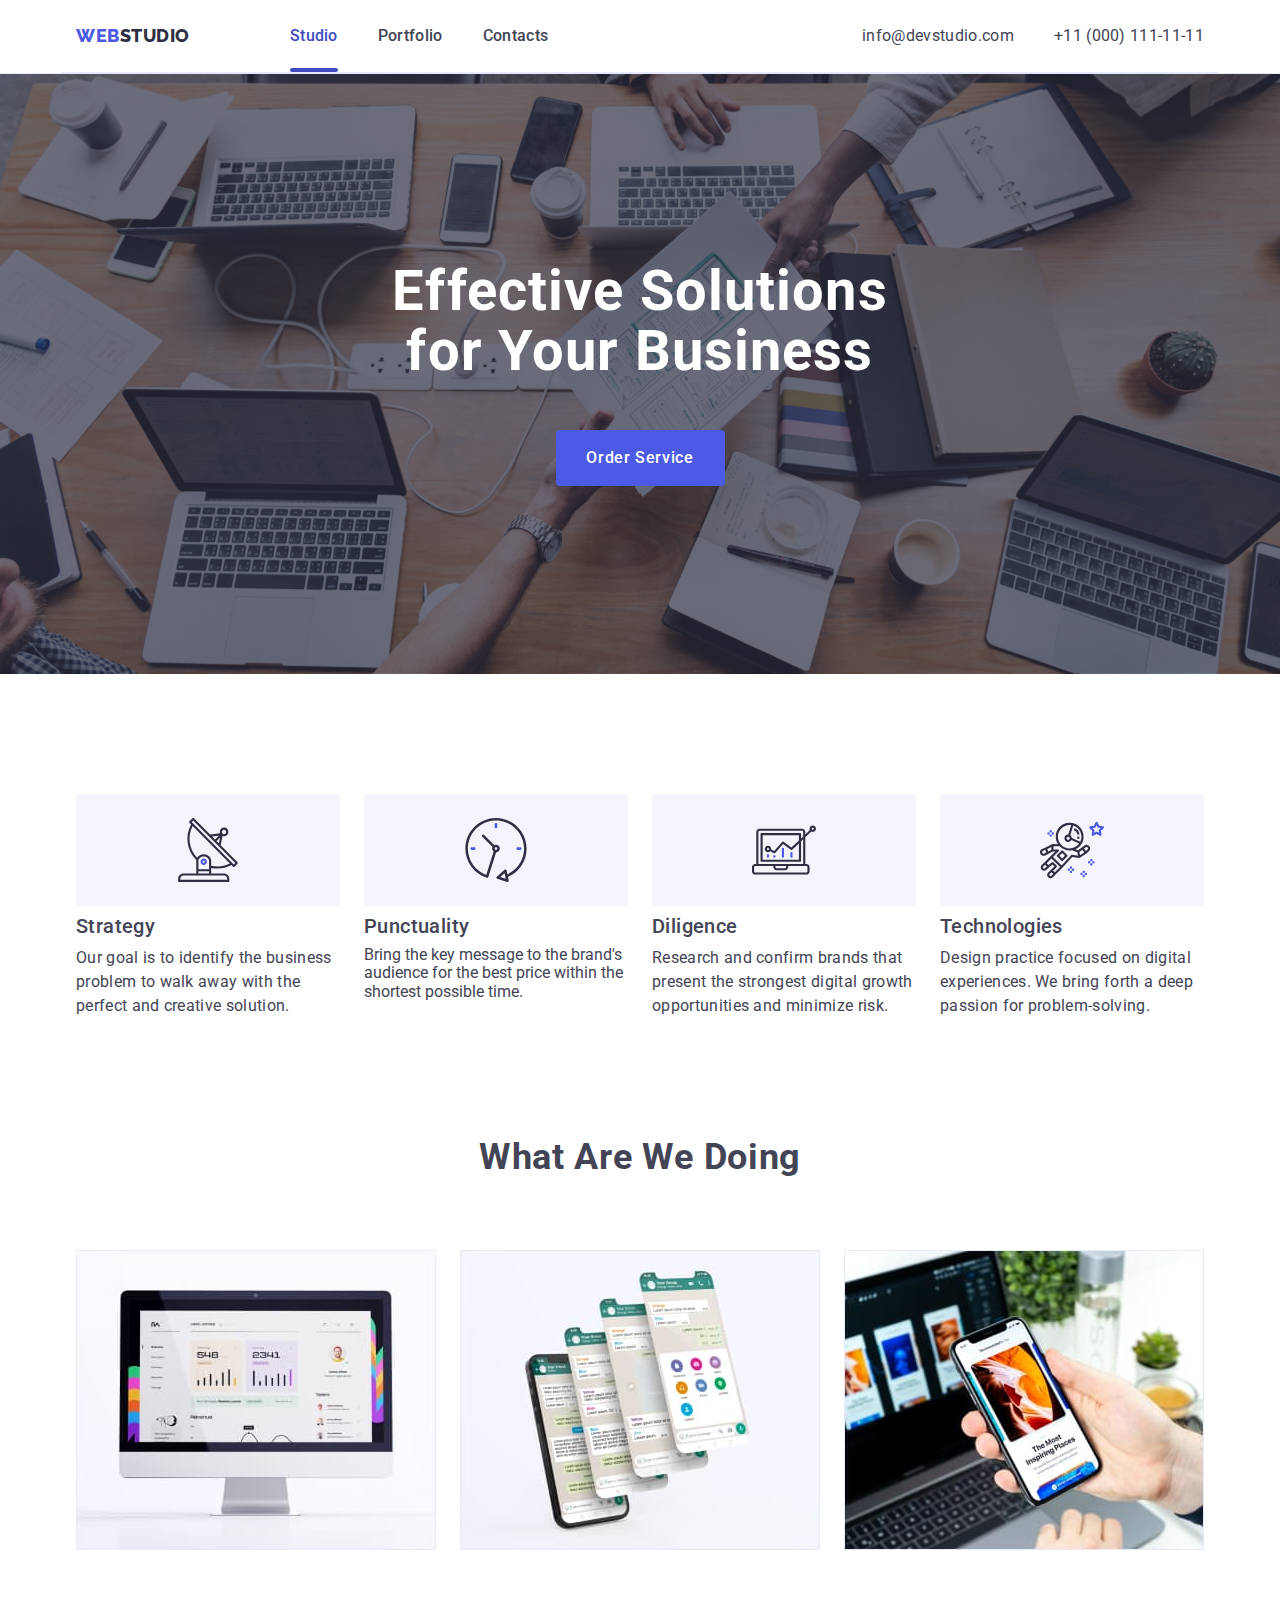
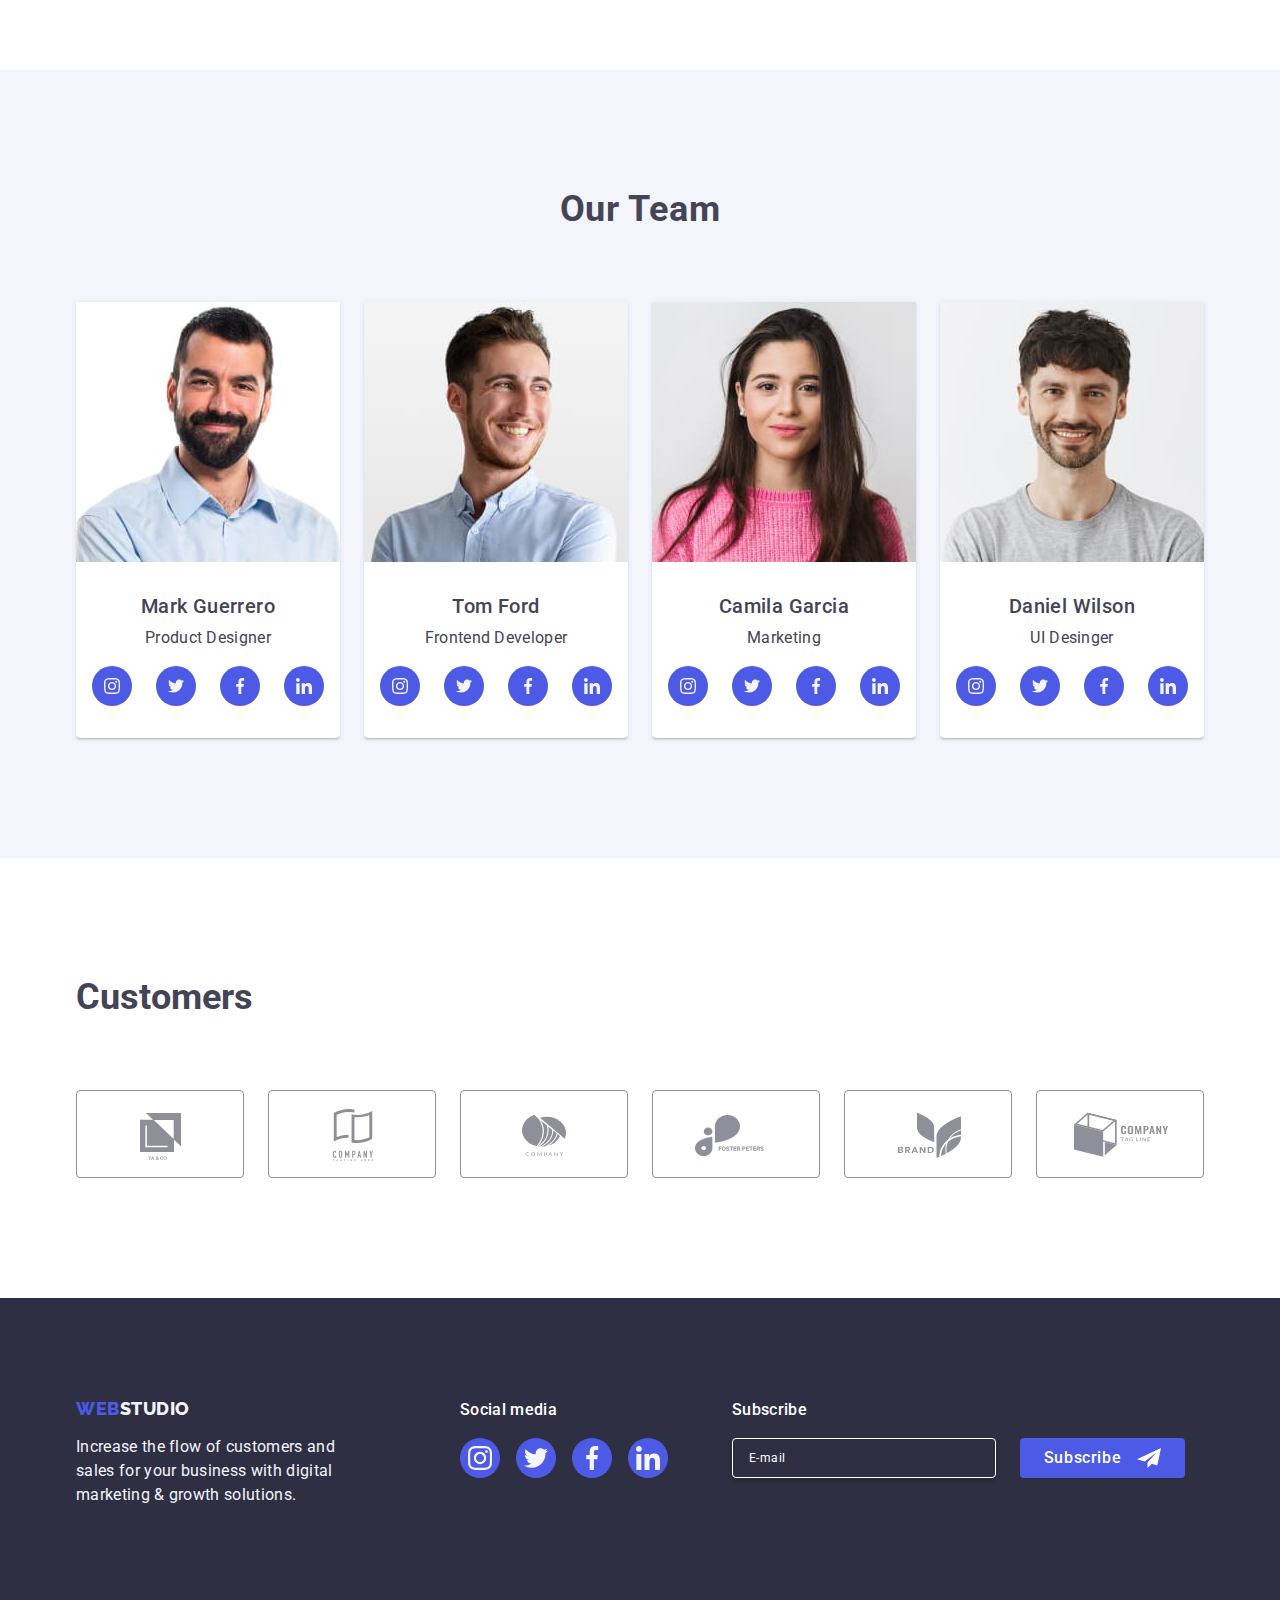
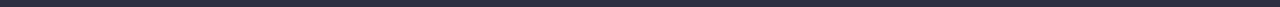
<file: index.html>
<!DOCTYPE html>
<html lang="en">
  <head>
    <meta charset="UTF-8" />
    <meta name="viewport" content="width=device-width, initial-scale=1.0" />
    <title>goit-homework-05</title>
    <link rel="preconnect" href="https://fonts.googleapis.com" />
    <link rel="preconnect" href="https://fonts.gstatic.com" crossorigin="" />
    <link
      href="https://fonts.googleapis.com/css2?family=Raleway:wght@800&amp;family=Roboto:wght@400;500;700;900&amp;display=swap"
      rel="stylesheet"
    />
    <link
      rel="stylesheet"
      href="https://cdnjs.cloudflare.com/ajax/libs/modern-normalize/2.0.0/modern-normalize.min.css"
    />
    <link rel="stylesheet" href="./css/styles.css" />
  </head>
  <body>
    <!-- Header -->
    <header class="header-class">
      <div class="header-container container">
        <nav class="navliststyle-header">
          <a class="logo-style link" href="./index.html"
            >Web<span class="inside-logo">Studio</span></a
          >
          <ul class="portfolio-hdr-menu">
            <li>
              <a class="header-link link active" href="./index.html">Studio</a>
            </li>
            <li>
              <a class="header-link link" href="./portfolio.html">Portfolio</a>
            </li>
            <li>
              <a class="header-link link" href="">Contacts</a>
            </li>
          </ul>
        </nav>
        <address class="address-style">
          <ul class="address-list">
            <li>
              <a class="contacts-style link" href="mailto:info@devstudio.com"
                >info@devstudio.com</a
              >
            </li>
            <li>
              <a class="contacts-style link" href="tel:+110001111111"
                >+11 (000) 111-11-11</a
              >
            </li>
          </ul>
        </address>
      </div>
    </header>

    <!-- Main -->
    <main>
      <!-- Section 1 -->
      <section class="section-one">
        <div class="container">
          <h1 class="section-one-header">
            Effective Solutions for Your Business
          </h1>
          <button class="first-section-button" type="button" data-modal-open>
            Order Service
          </button>
        </div>
      </section>

      <!-- Section 2 -->
      <section class="section-two">
        <div class="container">
          <h2 class="visually-hidden">Feature</h2>

          <ul class="list">
            <li class="section-two-list">
              <div class="sectiondiv">
                <svg class="svgicon" width="64" height="64">
                  <use href="./images/icons.svg#satellite"></use>
                </svg>
              </div>
              <h3 class="section-two-header">Strategy</h3>
              <p class="section-two-paragraph">
                Our goal is to identify the business problem to walk away with
                the perfect and creative solution.
              </p>
            </li>
            <li class="section-two-list">
              <div class="sectiondiv">
                <svg width="64" height="64">
                  <use href="./images/icons.svg#clock" />
                </svg>
              </div>
              <h3 class="section-two-header">Punctuality</h3>
              <p class="section-two-paragraph"></p>
              Bring the key message to the brand's audience for the best price
              within the shortest possible time.
            </li>
            <li class="section-two-list">
              <div class="sectiondiv">
                <svg class="svgicon" width="64" height="64">
                  <use href="./images/icons.svg#diagram"></use>
                </svg>
              </div>
              <h3 class="section-two-header">Diligence</h3>
              <p class="section-two-paragraph">
                Research and confirm brands that present the strongest digital
                growth opportunities and minimize risk.
              </p>
            </li>
            <li class="section-two-list">
              <div class="sectiondiv">
                <svg class="svgicon" width="64" height="64">
                  <use href="./images/icons.svg#astronaut"></use>
                </svg>
              </div>
              <h3 class="section-two-header">Technologies</h3>
              <p class="section-two-paragraph">
                Design practice focused on digital experiences. We bring forth a
                deep passion for problem-solving.
              </p>
            </li>
          </ul>
        </div>
      </section>

      <!-- Section 3 What Are We Doing-->
      <section class="section-three">
        <div class="container">
          <h2 class="section-three-header">What are we doing</h2>
          <ul class="list">
            <li class="section-list">
              <img
                src="./images/what-we-do-001.jpg"
                alt="Desktop"
                width="360"
              />
            </li>
            <li class="section-list">
              <img src="./images/what-we-do-002.jpg" alt="phones" width="360" />
            </li>
            <li class="section-list">
              <img
                src="./images/what-we-do-003.jpg"
                alt="laptopandcellphone"
                width="360"
              />
            </li>
          </ul>
        </div>
      </section>

      <!-- Section 4 -->
      <section class="section-four">
        <div class="container">
          <h2 class="section-four-header">Our Team</h2>
          <ul class="list">
            <li class="employee-bgcolor">
              <img src="./images/our-team-001.jpg" alt="team1" width="264" />
              <div class="name-and-position">
                <h3 class="fourth-section-employee-name">Mark Guerrero</h3>
                <p class="fourth-section-employee-position">Product Designer</p>
                <ul class="social-media-list list">
                  <li class="social-media-item">
                    <a
                      class="social-media-link link"
                      href="https://instagram.com"
                      target="_blank"
                      rel="noopener noreferrer"
                    >
                      <svg class="social-media-svg" width="16" height="16">
                        <use href="./images/icons.svg#instagram"></use>
                      </svg>
                    </a>
                  </li>

                  <li class="social-media-item">
                    <a
                      class="social-media-link link"
                      href="https://twitter.com"
                      target="_blank"
                      rel="noopener noreferrer"
                    >
                      <svg class="social-media-svg" width="16" height="16">
                        <use href="./images/icons.svg#twitter"></use>
                      </svg>
                    </a>
                  </li>

                  <li class="social-media-item">
                    <a
                      class="social-media-link link"
                      href="https://facebook.com"
                      target="_blank"
                      rel="noopener noreferrer"
                    >
                      <svg class="social-media-svg" width="16" height="16">
                        <use href="./images/icons.svg#facebook"></use>
                      </svg>
                    </a>
                  </li>

                  <li class="social-media-item">
                    <a
                      class="social-media-link link"
                      href="https://linkedin.com"
                      target="_blank"
                      rel="noopener noreferrer"
                    >
                      <svg class="social-media-svg" width="16" height="16">
                        <use href="./images/icons.svg#linkedin"></use>
                      </svg>
                    </a>
                  </li>
                </ul>
              </div>
            </li>

            <!-- Tom Ford -->
            <li class="employee-bgcolor">
              <img src="./images/our-team-002.jpg" alt="team2" width="264" />
              <div class="name-and-position">
                <h3 class="fourth-section-employee-name">Tom Ford</h3>
                <p class="fourth-section-employee-position">
                  Frontend Developer
                </p>
                <ul class="social-media-list list">
                  <li class="social-media-item">
                    <a
                      class="social-media-link link"
                      href="https://instagram.com"
                      target="_blank"
                      rel="noopener noreferrer"
                    >
                      <svg class="social-media-svg" width="16" height="16">
                        <use href="./images/icons.svg#instagram"></use>
                      </svg>
                    </a>
                  </li>

                  <li class="social-media-item">
                    <a
                      class="social-media-link link"
                      href="https://twitter.com"
                      target="_blank"
                      rel="noopener noreferrer"
                    >
                      <svg class="social-media-svg" width="16" height="16">
                        <use href="./images/icons.svg#twitter"></use>
                      </svg>
                    </a>
                  </li>

                  <li class="social-media-item">
                    <a
                      class="social-media-link link"
                      href="https://facebook.com"
                      target="_blank"
                      rel="noopener noreferrer"
                    >
                      <svg class="social-media-svg" width="16" height="16">
                        <use href="./images/icons.svg#facebook"></use>
                      </svg>
                    </a>
                  </li>

                  <li class="social-media-item">
                    <a
                      class="social-media-link link"
                      href="https://linkedin.com"
                      target="_blank"
                      rel="noopener noreferrer"
                    >
                      <svg class="social-media-svg" width="16" height="16">
                        <use href="./images/icons.svg#linkedin"></use>
                      </svg>
                    </a>
                  </li>
                </ul>
              </div>
            </li>

            <!--Camila Garcia  -->
            <li class="employee-bgcolor">
              <img src="./images/our-team-003.jpg" alt="team3" width="264" />
              <div class="name-and-position">
                <h3 class="fourth-section-employee-name">Camila Garcia</h3>
                <p class="fourth-section-employee-position">Marketing</p>
                <ul class="social-media-list list">
                  <li class="social-media-item">
                    <a
                      class="social-media-link link"
                      href="https://instagram.com"
                      target="_blank"
                      rel="noopener noreferrer"
                    >
                      <svg class="social-media-svg" width="16" height="16">
                        <use href="./images/icons.svg#instagram"></use>
                      </svg>
                    </a>
                  </li>

                  <li class="social-media-item">
                    <a
                      class="social-media-link link"
                      href="https://twitter.com"
                      target="_blank"
                      rel="noopener noreferrer"
                    >
                      <svg class="social-media-svg" width="16" height="16">
                        <use href="./images/icons.svg#twitter"></use>
                      </svg>
                    </a>
                  </li>

                  <li class="social-media-item">
                    <a
                      class="social-media-link link"
                      href="https://facebook.com"
                      target="_blank"
                      rel="noopener noreferrer"
                    >
                      <svg class="social-media-svg" width="16" height="16">
                        <use href="./images/icons.svg#facebook"></use>
                      </svg>
                    </a>
                  </li>

                  <li class="social-media-item">
                    <a
                      class="social-media-link link"
                      href="https://linkedin.com"
                      target="_blank"
                      rel="noopener noreferrer"
                    >
                      <svg class="social-media-svg" width="16" height="16">
                        <use href="./images/icons.svg#linkedin"></use>
                      </svg>
                    </a>
                  </li>
                </ul>
              </div>
            </li>

            <!-- Daniel Wilson -->
            <li class="employee-bgcolor">
              <img src="./images/our-team-004.jpg" alt="team3" width="264" />
              <div class="name-and-position">
                <h3 class="fourth-section-employee-name">Daniel Wilson</h3>
                <p class="fourth-section-employee-position">UI Desinger</p>
                <ul class="social-media-list list">
                  <li class="social-media-item">
                    <a
                      class="social-media-link link"
                      href="https://instagram.com"
                      target="_blank"
                      rel="noopener noreferrer"
                    >
                      <svg class="social-media-svg" width="16" height="16">
                        <use href="./images/icons.svg#instagram"></use>
                      </svg>
                    </a>
                  </li>

                  <li class="social-media-item">
                    <a
                      class="social-media-link link"
                      href="https://twitter.com"
                      target="_blank"
                      rel="noopener noreferrer"
                    >
                      <svg class="social-media-svg" width="16" height="16">
                        <use href="./images/icons.svg#twitter"></use>
                      </svg>
                    </a>
                  </li>

                  <li class="social-media-item">
                    <a
                      class="social-media-link link"
                      href="https://facebook.com"
                      target="_blank"
                      rel="noopener noreferrer"
                    >
                      <svg class="social-media-svg" width="16" height="16">
                        <use href="./images/icons.svg#facebook"></use>
                      </svg>
                    </a>
                  </li>

                  <li class="social-media-item">
                    <a
                      class="social-media-link link"
                      href="https://linkedin.com"
                      target="_blank"
                      rel="noopener noreferrer"
                    >
                      <svg class="social-media-svg" width="16" height="16">
                        <use href="./images/icons.svg#linkedin"></use>
                      </svg>
                    </a>
                  </li>
                </ul>
              </div>
            </li>
          </ul>
        </div>
      </section>

      <!-- Section 5 -->
      <section class="customersection">
        <div class="container">
          <h2 class="customertitle">Customers</h2>
          <ul class="customerlist list">
            <li class="customer-pic">
              <a class="customers-link" href="">
                <svg width="104" height="56" class="customers-svg">
                  <use href="./images/icons.svg#icon-1"></use>
                </svg>
              </a>
            </li>
            <li class="customer-pic">
              <a class="customers-link" href="">
                <svg width="104" height="56" class="customers-svg">
                  <use href="./images/icons.svg#icon-2"></use>
                </svg>
              </a>
            </li>
            <li class="customer-pic">
              <a class="customers-link" href="">
                <svg width="104" height="56" class="customers-svg">
                  <use href="./images/icons.svg#icon-3"></use>
                </svg>
              </a>
            </li>
            <li class="customer-pic">
              <a class="customers-link" href="">
                <svg width="104" height="56" class="customers-svg">
                  <use href="./images/icons.svg#icon-4"></use>
                </svg>
              </a>
            </li>
            <li class="customer-pic">
              <a class="customers-link" href="">
                <svg width="104" height="56" class="customers-svg">
                  <use href="./images/icons.svg#icon-5"></use>
                </svg>
              </a>
            </li>
            <li class="customer-pic">
              <a class="customers-link" href="">
                <svg width="104" height="56" class="customers-svg">
                  <use href="./images/icons.svg#icon-6"></use>
                </svg>
              </a>
            </li>
          </ul>
        </div>
      </section>
    </main>

    <!-- Footer -->
    <footer class="footerstyle link">
      <div class="footer-content-wrap container">
        <div class="logo-paragraph">
          <a class="footerlogo link" href="./index.html"
            >Web<span class="footerinside-logo">Studio</span></a
          >
          <p class="footer-paragraph">
            Increase the flow of customers and sales for your business with
            digital marketing & growth solutions.
          </p>
        </div>
        <div>
          <p class="footer-socials-text">Social media</p>
          <ul class="footer-list">
            <li class="footer-socials-item">
              <a href="#" class="footer-socials-link">
                <svg class="footer-socials-svg" width="24" height="24">
                  <use href="./images/icons.svg#ig"></use>
                </svg>
              </a>
            </li>

            <li class="footer-socials-item">
              <a href="#" class="footer-socials-link">
                <svg class="footer-socials-svg" width="24" height="24">
                  <use href="./images/icons.svg#x"></use>
                </svg>
              </a>
            </li>

            <li class="footer-socials-item">
              <a href="#" class="footer-socials-link">
                <svg class="footer-socials-svg" width="24" height="24">
                  <use href="./images/icons.svg#fb"></use>
                </svg>
              </a>
            </li>

            <li class="footer-socials-item">
              <a href="#" class="footer-socials-link">
                <svg class="footer-socials-svg" width="24" height="24">
                  <use href="./images/icons.svg#ln"></use>
                </svg>
              </a>
            </li>
          </ul>
        </div>
        <!-- Subscribe  -->
        <div class="div-subscribe">
          <p class="subscribe-paragraph">Subscribe</p>
          <form class="subscribe-form">
            <label class="subscribe-label">
              <input
                class="subscribe-input"
                type="email"
                name="email"
                placeholder="E-mail"
              />
            </label>
            <button class="subscribe-button" type="submit">
              Subscribe
              <svg class="subscribe-icon" width="24" height="24">
                <use href="./images/icons.svg#subscribe"></use>
              </svg>
            </button>
          </form>
        </div>
      </div>
    </footer>

    <!-- Modal container -->
    <div class="div-modal is-hidden" data-modal>
      <div class="modal">
        <button type="button" class="modal-exit-button" data-modal-close>
          <svg class="modal-exit-icon" width="8" height="8">
            <use href="./images/icons.svg#exit"></use>
          </svg>
        </button>
      </div>
    </div>

    <script src="./js/modal.js"></script>
  </body>
</html>
</file>
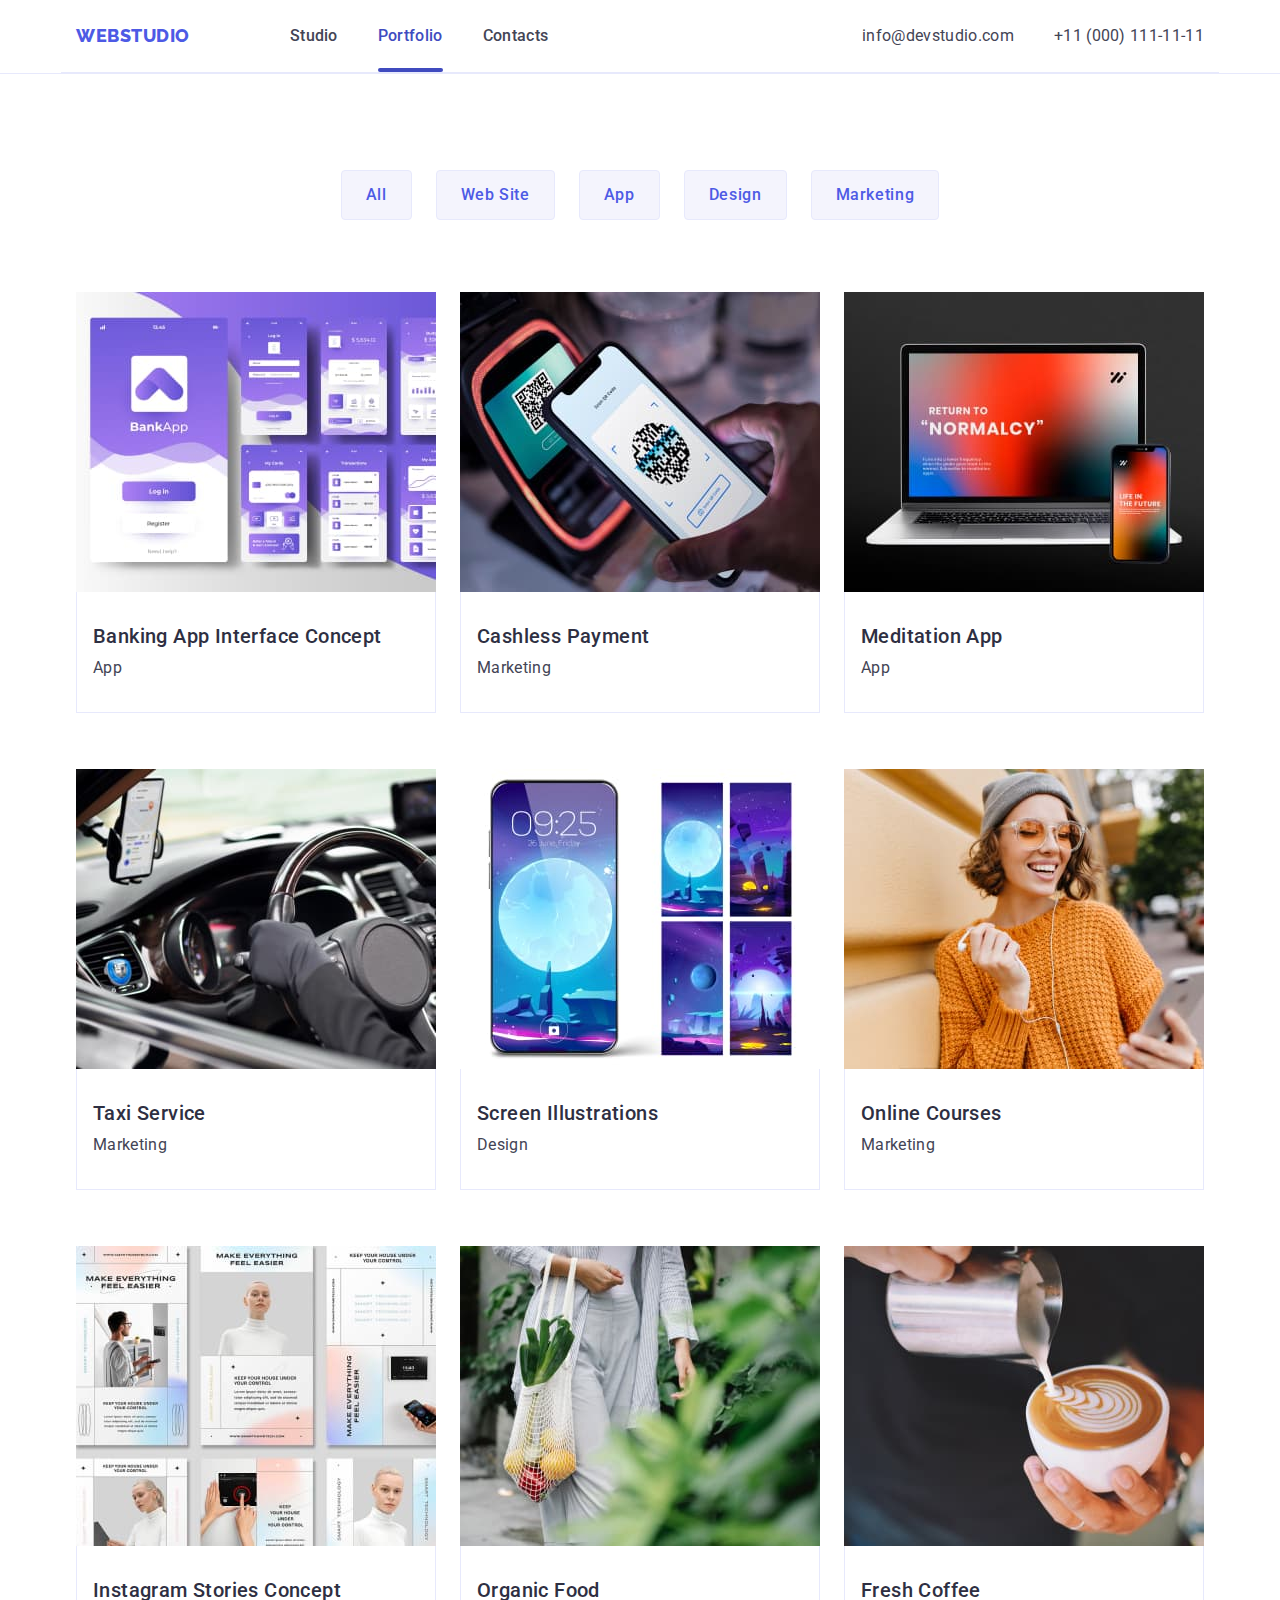
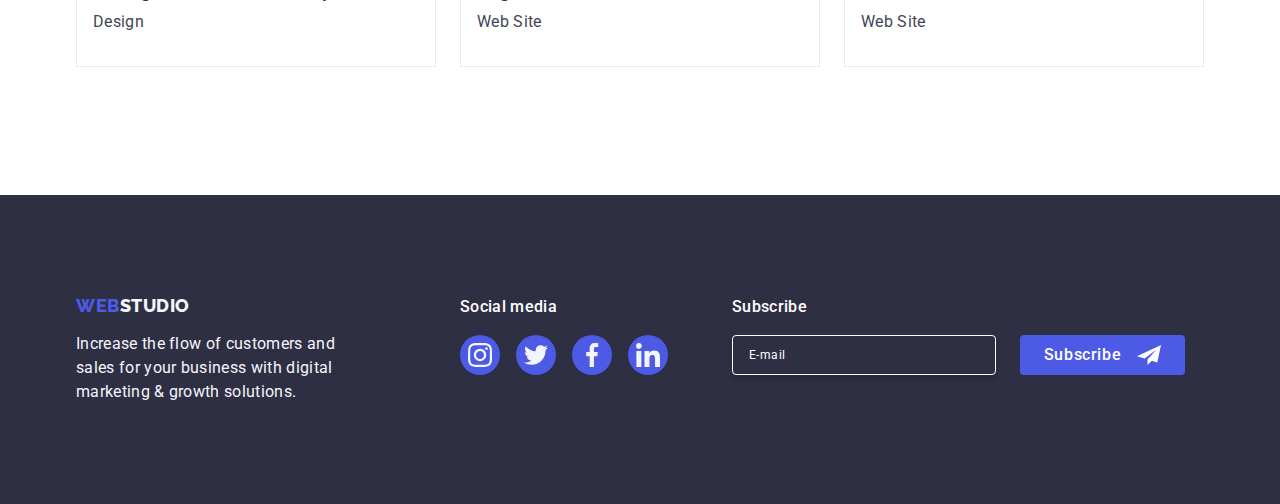
<file: portfolio.html>
<!DOCTYPE html>
<html lang="en">
  <head>
    <meta charset="UTF-8" />
    <meta name="viewport" content="width=device-width, initial-scale=1.0" />
    <title>goit-homework-05</title>
    <link rel="preconnect" href="https://fonts.googleapis.com" />
    <link rel="preconnect" href="https://fonts.gstatic.com" crossorigin="" />
    <link
      href="https://fonts.googleapis.com/css2?family=Raleway:wght@800&amp;family=Roboto:wght@400;500;700;900&amp;display=swap"
      rel="stylesheet"
    />
    <link
      rel="stylesheet"
      href="https://cdnjs.cloudflare.com/ajax/libs/modern-normalize/2.0.0/modern-normalize.min.css"
    />
    <link rel="stylesheet" href="./css/styles.css" />
  </head>
  <body>
    <!-- Header -->
    <header class="portfolio-header">
      <div class="header-container container">
        <nav class="navliststyle">
          <a class="navlogo link" href="./index.html"
            >Web<span class="portfolio-logo">Studio</span></a
          >

          <ul class="portfolio-hdr-menu">
            <li>
              <a class="header-link link" href="./index.html">Studio</a>
            </li>
            <li>
              <a class="header-link link active" href="./portfolio.html"
                >Portfolio</a
              >
            </li>
            <li>
              <a class="header-link link" href="">Contacts</a>
            </li>
          </ul>
        </nav>
        <address class="address-style">
          <ul class="address-list">
            <li>
              <a class="contacts-style link" href="mailto:info@devstudio.com"
                >info@devstudio.com</a
              >
            </li>
            <li>
              <a class="contacts-style link" href="tel:+110001111111"
                >+11 (000) 111-11-11</a
              >
            </li>
          </ul>
        </address>
      </div>
    </header>

    <!-- Main -->
    <main>
      <section class="portfolio-main-section">
        <div class="container">
          <h1 class="visually-hidden">This cannot be empty</h1>
          <ul class="portfolio-list list">
            <li>
              <button class="portfolio-filter-button" type="button">All</button>
            </li>
            <li>
              <button class="portfolio-filter-button" type="button">
                Web Site
              </button>
            </li>
            <li>
              <button class="portfolio-filter-button" type="button">App</button>
            </li>
            <li>
              <button class="portfolio-filter-button" type="button">
                Design
              </button>
            </li>
            <li>
              <button class="portfolio-filter-button" type="button">
                Marketing
              </button>
            </li>
          </ul>

          <ul class="portfolio-list-images">
            <!-- Image 1 -->
            <li class="portfolio-list-item">
              <a href="#" class="portfolio-filter-link link">
                <div class="project-image">
                  <img
                    src="./images/banking-app.jpg"
                    alt="Image 1"
                    width="360"
                    style="display: block"
                  />
                  <p class="description">
                    14 Stylish and User-Friendly App Design Concepts · Task
                    Manager App · Calorie Tracker App · Exotic Fruit Ecommerce
                    App · Cloud Storage App
                  </p>
                </div>
                <div class="portfolio-main-d">
                  <h2 class="portfolio-custom-header">
                    Banking App Interface Concept
                  </h2>
                  <p class="custom-paragraph">App</p>
                </div>
              </a>
            </li>

            <!--  Image 2 -->
            <li class="portfolio-list-item">
              <a href="#" class="portfolio-filter-link link">
                <div class="project-image">
                  <img
                    src="./images/cashless-payment.jpg"
                    alt="Image 2"
                    width="360"
                  />
                  <p class="description">
                    14 Stylish and User-Friendly App Design Concepts · Task
                    Manager App · Calorie Tracker App · Exotic Fruit Ecommerce
                    App · Cloud Storage App
                  </p>
                </div>
                <div class="portfolio-main-d">
                  <h2 class="portfolio-custom-header">Cashless Payment</h2>
                  <p class="custom-paragraph">Marketing</p>
                </div>
              </a>
            </li>

            <!-- Image 3 -->
            <li class="portfolio-list-item">
              <a href="#" class="portfolio-filter-link link">
                <div class="project-image">
                  <img
                    src="./images/meditation-app.jpg"
                    alt="Image 3"
                    width="360"
                  />
                  <p class="description">
                    14 Stylish and User-Friendly App Design Concepts · Task
                    Manager App · Calorie Tracker App · Exotic Fruit Ecommerce
                    App · Cloud Storage App
                  </p>
                </div>
                <div class="portfolio-main-d">
                  <h2 class="portfolio-custom-header">Meditation App</h2>
                  <p class="custom-paragraph">App</p>
                </div>
              </a>
            </li>

            <!-- Image 4 -->
            <li class="portfolio-list-item">
              <a href="#" class="portfolio-filter-link link">
                <div class="project-image">
                  <img
                    src="./images/taxi-service.jpg"
                    alt="Image 4"
                    width="360"
                  />
                  <p class="description">
                    14 Stylish and User-Friendly App Design Concepts · Task
                    Manager App · Calorie Tracker App · Exotic Fruit Ecommerce
                    App · Cloud Storage App
                  </p>
                </div>
                <div class="portfolio-main-d">
                  <h2 class="portfolio-custom-header">Taxi Service</h2>
                  <p class="custom-paragraph">Marketing</p>
                </div>
              </a>
            </li>

            <!-- Image 5 -->
            <li class="portfolio-list-item">
              <a href="#" class="portfolio-filter-link link">
                <div class="project-image">
                  <img
                    src="./images/screen-illustrations.jpg"
                    alt="Image 5"
                    width="360"
                  />
                  <p class="description">
                    14 Stylish and User-Friendly App Design Concepts · Task
                    Manager App · Calorie Tracker App · Exotic Fruit Ecommerce
                    App · Cloud Storage App
                  </p>
                </div>
                <div class="portfolio-main-d">
                  <h2 class="portfolio-custom-header">Screen Illustrations</h2>
                  <p class="custom-paragraph">Design</p>
                </div>
              </a>
            </li>

            <!-- Image 6 -->
            <li class="portfolio-list-item">
              <a href="#" class="portfolio-filter-link link">
                <div class="project-image">
                  <img
                    src="./images/online-courses.jpg"
                    alt="Image 6"
                    width="360"
                  />
                  <p class="description">
                    14 Stylish and User-Friendly App Design Concepts · Task
                    Manager App · Calorie Tracker App · Exotic Fruit Ecommerce
                    App · Cloud Storage App
                  </p>
                </div>
                <div class="portfolio-main-d">
                  <h2 class="portfolio-custom-header">Online Courses</h2>
                  <p class="custom-paragraph">Marketing</p>
                </div>
              </a>
            </li>

            <!-- Image 7 -->
            <li class="portfolio-list-item">
              <a href="#" class="portfolio-filter-link link">
                <div class="project-image">
                  <img
                    src="./images/instagram-stories.jpg"
                    alt="Image 7"
                    width="360"
                  />
                  <p class="description">
                    14 Stylish and User-Friendly App Design Concepts · Task
                    Manager App · Calorie Tracker App · Exotic Fruit Ecommerce
                    App · Cloud Storage App
                  </p>
                </div>
                <div class="portfolio-main-d">
                  <h2 class="portfolio-custom-header">
                    Instagram Stories Concept
                  </h2>
                  <p class="custom-paragraph">Design</p>
                </div>
              </a>
            </li>

            <!-- Image 8 -->
            <li class="portfolio-list-item">
              <a href="#" class="portfolio-filter-link link">
                <div class="project-image">
                  <img
                    src="./images/organic-food.jpg"
                    alt="Image 8"
                    width="360"
                  />
                  <p class="description">
                    14 Stylish and User-Friendly App Design Concepts · Task
                    Manager App · Calorie Tracker App · Exotic Fruit Ecommerce
                    App · Cloud Storage App
                  </p>
                </div>
                <div class="portfolio-main-d">
                  <h2 class="portfolio-custom-header">Organic Food</h2>
                  <p class="custom-paragraph">Web Site</p>
                </div>
              </a>
            </li>

            <!-- Image 9 -->
            <li class="portfolio-list-item">
              <a href="#" class="portfolio-filter-link link">
                <div class="project-image">
                  <img
                    src="./images/fresh-coffee.jpg"
                    alt="Image 9"
                    width="360"
                  />
                  <p class="description">
                    14 Stylish and User-Friendly App Design Concepts · Task
                    Manager App · Calorie Tracker App · Exotic Fruit Ecommerce
                    App · Cloud Storage App
                  </p>
                </div>
                <div class="portfolio-main-d">
                  <h2 class="portfolio-custom-header">Fresh Coffee</h2>
                  <p class="custom-paragraph">Web Site</p>
                </div>
              </a>
            </li>
          </ul>
        </div>
      </section>
    </main>

    <!-- Footer -->
    <footer class="footerstyle link">
      <div class="footer-content-wrap container">
        <div class="logo-paragraph">
          <a class="footerlogo link" href="./index.html"
            >Web<span class="footerinside-logo">Studio</span></a
          >
          <p class="footer-paragraph">
            Increase the flow of customers and sales for your business with
            digital marketing & growth solutions.
          </p>
        </div>
        <div>
          <p class="footer-socials-text">Social media</p>
          <ul class="footer-list">
            <li class="footer-socials-item">
              <a href="#" class="footer-socials-link">
                <svg class="footer-socials-svg" width="24" height="24">
                  <use href="./images/icons.svg#ig"></use>
                </svg>
              </a>
            </li>

            <li class="footer-socials-item">
              <a href="#" class="footer-socials-link">
                <svg class="footer-socials-svg" width="24" height="24">
                  <use href="./images/icons.svg#x"></use>
                </svg>
              </a>
            </li>

            <li class="footer-socials-item">
              <a href="#" class="footer-socials-link">
                <svg class="footer-socials-svg" width="24" height="24">
                  <use href="./images/icons.svg#fb"></use>
                </svg>
              </a>
            </li>

            <li class="footer-socials-item">
              <a href="#" class="footer-socials-link">
                <svg class="footer-socials-svg" width="24" height="24">
                  <use href="./images/icons.svg#ln"></use>
                </svg>
              </a>
            </li>
          </ul>
        </div>
        <!-- Subscribe  -->
        <div class="div-subscribe">
          <p class="subscribe-paragraph">Subscribe</p>
          <form class="subscribe-form">
            <label class="subscribe-label">
              <input
                class="subscribe-input"
                type="email"
                name="email"
                placeholder="E-mail"
              />
            </label>
            <button class="subscribe-button" type="submit">
              Subscribe
              <svg class="subscribe-icon" width="24" height="24">
                <use href="./images/icons.svg#subscribe"></use>
              </svg>
            </button>
          </form>
        </div>
      </div>
    </footer>
  </body>
</html>
</file>
<file: css/styles.css>
:root {
  --iris: #4d5ae5;
  --ocean: #404bbf;
  --navy-blue: #2e2f42;
  --green: #31d0aa;
  --slate: #434455;
  --light-slate: #8e8f99;
  --cornflower: #e7e9fc;
  --cloud: #f4f4fd;
  --navy-blue-modal: #2e2f42aa;
  --gray: #2e2f42;
  --white: #ffffff;
  --dairy: #fcfcfc;

  --raleway: 'Raleway', sans-serif;
  --roboto: 'Roboto', sans-serif;
}

/* Universal */
* {
  box-sizing: border-box;
  margin: 0;
  padding: 0;
}

li {
  list-style: none;
}

body {
  font-family: 'Roboto', sans-serif;
  color: #434455;
  background-color: var(--white);
}

img {
  display: block;
  max-width: 100%;
  height: auto;
}

/* Header */
.header-link {
  font-weight: 500;
  font-size: 16px;
  line-height: 1.5;
  letter-spacing: 0.02em;
  color: var(--grey);
  padding: 24px 0;
}

.active {
  position: relative;
  color: #404bbf;
  transition: color 250ms cubic-bezier(0.4, 0, 0.2, 1);
}

.active::after {
  content: '';
  position: absolute;
  left: 0;
  bottom: -1px;
  height: 4px;
  border-radius: 2px;
  width: 100%;
  background-color: #404bbf;
  margin-bottom: -2px;
}

.contact > .link {
  transition: color 250ms cubic-bezier(0.4, 0, 0.2, 1);
}

.navliststyle-header {
  display: flex;
  align-items: center;
}

/* .nav-main{
    align-items: center value;
} */
.header-link:hover {
  color: #404bbf;
}
.header-link:focus {
  color: #404bbf;
}

.logo-style {
  font-family: 'Raleway', sans-serif;
  font-weight: 800;
  font-size: 18px;
  line-height: 1.17;
  letter-spacing: 0.03em;
  text-transform: uppercase;
  color: #4d5ae5;
  margin-right: 76px;
}
.inside-logo {
  color: var(--navy-blue);
}

.link {
  text-decoration: none;
}

.address-style {
  font-style: normal;
  line-height: 1.5;
  letter-spacing: 0.02em;
  display: flex;
  align-items: center;
}

.contacts-style {
  color: #434455;
  transition: color 250ms cubic-bezier(0.4, 0, 0.2, 1);
}

.contacts-style:hover {
  color: #404bbf;
}
.contacts-style:focus {
  color: #404bbf;
}
.contacts-style:active {
  color: #404bbf;
}

/* Header */
.header-class {
  border-bottom: 1px solid #e7e9fc;
  box-shadow: 0px 2px 1px rgba(46, 47, 66, 0.08),
    0px 1px 1px rgba(46, 47, 66, 0.16), 0px 1px 6px rgba(46, 47, 66, 0.08);
}

.header-container {
  display: flex;
  width: 1158px;
  margin: 0 auto;
  padding: 0 15px;
  justify-content: space-between;
  border-bottom: 1px solid #e7e9fc;
}
/* Section 1 */
.section-one {
  background-color: #2e2f42;
  padding: 188px 0;
  margin: 0 auto;
  background-image: linear-gradient(
      rgba(46, 47, 66, 0.7),
      rgba(46, 47, 66, 0.7)
    ),
    url(../images/people-office-1.jpg);
  max-width: 1440px;
  background-repeat: no-repeat;
  background-position: center;
  background-size: cover;
}

.section-one-header {
  font-size: 56px;
  line-height: 1.07;
  text-align: center;
  letter-spacing: 0.02em;
  color: #ffffff;
  max-width: 496px;
  margin: 0 auto;
  margin-bottom: 48px;
}

.first-section-button {
  background-color: #4d5ae5;
  font-family: 'Roboto', sans-serif;
  font-weight: 500;
  font-size: 16px;
  line-height: 1.5;
  letter-spacing: 0.04em;
  color: #ffffff;
  cursor: pointer;
  display: block;
  min-width: 169px;
  height: 56px;
  border: none;
  border-radius: 4px;
  display: block center;
  margin: 0 auto;
  transition: background-color 250ms cubic-bezier(0.4, 0, 0.2, 1);
}

.first-section-button:hover,
.first-section-button:focus {
  background-color: #404bbf;
}

/* Section 2 */
.section-two-header {
  font-weight: 500;
  font-size: 20px;
  line-height: 1.2;
  letter-spacing: 0.02em;
  color: var(--grey);
  margin-bottom: 8px;
}

.section-two-list {
  flex: 0 0 calc((100% - 3 * 24px) / 4);
}

.section-two {
  padding: 120px 0;
}

.section-two-paragraph {
  line-height: 1.5;
  letter-spacing: 0.02em;
}

.list {
  display: flex;
  gap: 24px;
  margin: 0;
  padding: 0;
}

/* Section 3 */
.section-three-header,
.section-four-header {
  font-size: 36px;
  line-height: 1.11;
  text-align: center;
  letter-spacing: 0.02em;
  text-transform: capitalize;
  color: var(--grey);
  margin-bottom: 72px;
}

.section-three {
  padding-bottom: 120px;
}

.section-list {
  display: flex;
  justify-content: space-between;
  gap: 24px;
  width: calc((100% - 3 * 16px) / 3);
}

/* Section 4 */
.section-four {
  background-color: #f4f4fd;
  padding: 120px 0;
}

.fourth-section-employee-position {
  font-size: 16px;
  line-height: 1.5;
  letter-spacing: 0.02em;
}

.employee-bgcolor {
  background-color: #ffffff;
  border-radius: 0px 0px 4px 4px;
  flex-basis: calc((100% - 3 * 24px) / 4);
  box-shadow: 0px 1px 6px rgba(46, 47, 66, 0.08),
    0px 1px 1px rgba(46, 47, 66, 0.16), 0px 2px 1px rgba(46, 47, 66, 0.08);
}

.fourth-section-employee-name {
  font-weight: 500;
  font-size: 20px;
  line-height: 1.2;
  letter-spacing: 0.02em;
  color: var(--grey);
  text-align: center;
  margin-bottom: 8px;
}

.name-and-position {
  padding: 32px 0;
}

.fourth-section-employee-position {
  text-align: center;
  margin-bottom: 16px;
}

.social-media-list {
  display: flex;
  justify-content: center;
  gap: 24px;
}

.social-media-item {
  width: 40px;
  height: 40px;
}

.social-media-link {
  width: 100%;
  height: 100%;
  background-color: var(--iris);
  border-radius: 50%;
  display: flex;
  align-items: center;
  justify-content: center;
  transition: background-color 250ms cubic-bezier(0.4, 0, 0.2, 1);
}

.social-media-link:hover,
.social-media-link:focus {
  background: var(--ocean);
}

.social-media-svg {
  fill: var(--cloud);
}

/* Section 5 */

.customersection {
  padding-top: 120px;
  padding-bottom: 120px;
}

/* Footer */
.footerstyle {
  background-color: var(--navy-blue);
  padding: 100px 0;
}

.footer-content-wrap {
  display: flex;
  align-items: baseline;
}

.logo-paragraph {
  margin-right: 120px;
  gap: 120px;
}

.footer-socials-text {
  font-weight: 500;
  font-size: 16px;
  line-height: 1.5;
  letter-spacing: 0.02em;
  color: var(--white);
  margin-bottom: 16px;
}

.footerlogo {
  font-family: 'Raleway', sans-serif;
  font-weight: 800;
  font-size: 18px;
  line-height: 1.17;
  letter-spacing: 0.03em;
  text-transform: uppercase;
  color: var(--iris);
  margin-bottom: 16px;
  display: inline-block;
  transition: color 250ms cubic-bezier(0.4, 0, 0.2, 1);
}

.footer-list {
  display: flex;
  gap: 16px;
}

.footer-socials-item {
  width: 40px;
  height: 40px;
}

.footer-socials-link {
  width: 100%;
  height: 100%;
  background-color: var(--iris);
  border-radius: 50%;
  display: flex;
  align-items: center;
  justify-content: center;
  transition: background-color 250ms cubic-bezier(0.4, 0, 0.2, 1);
}

.footer-socials-link:hover,
.footer-socials-link:focus {
  background-color: Var(--green);
}

.footer-socials-svg {
  fill: var(--cloud);
}

.footerinside-logo {
  color: #f4f4fd;
}

.footer-paragraph {
  line-height: 1.5;
  color: var(--cloud);
  letter-spacing: 0.02em;
  width: 264px;
}

.div-subscribe {
  margin-left: 64px;
}

.subscribe-paragraph {
  margin-bottom: 16px;
  font-weight: 500;
  font-size: 16px;
  line-height: 1.5;
  letter-spacing: 0.02em;
  color: var(--white);
}

.subscribe-form {
  display: flex;
  gap: 24px;
}

.subscribe-input {
  width: 264px;
  height: 40px;
  border: 1px solid var(--white);
  background-color: transparent;
  font-size: 12px;
  line-height: 1.5;
  letter-spacing: 0.04em;
  padding-left: 16px;
  box-shadow: 0px 4px 4px 0px rgba(0, 0, 0, 0.15);
  border-radius: 4px;
  color: var(--white);
}

.subscribe-input::placeholder {
  color: var(--white);
}

.subscribe-button {
  min-width: 165px;
  height: 40px;
  display: flex;
  justify-content: center;
  align-items: center;
  font-family: var(--roboto);
  font-size: 16px;
  font-weight: 500;
  line-height: 1.5;
  letter-spacing: 0.04em;
  color: var(--white);
  cursor: pointer;
  background-color: var(--iris);
  border: none;
  border-radius: 4px;
}

.subscribe-icon {
  margin-left: 16px;
}

/* Portfolio */
.navlogo {
  font-family: 'Raleway', sans-serif;
  font-weight: 800;
  font-size: 18px;
  line-height: 1.17;
  letter-spacing: 0.03em;
  text-transform: uppercase;
  color: var(--iris);
  text-decoration: none;
  margin-right: 76px;
}
.portfolio-logo {
  color: var(--grey);
}

.portfolio-header-menu {
  gap: 40px;
  padding: 24px 0;
  position: relative;
}

.portfolio-filter-button {
  font-family: 'Roboto', sans-serif;
  font-weight: 500;
  font-size: 16px;
  line-height: 1.5;
  letter-spacing: 0.04em;
  color: var(--iris);
  background-color: var(--cloud);
  cursor: pointer;
  transition: color 250ms cubic-bezier(0.4, 0, 0.2, 1),
    background-color 250ms cubic-bezier(0.4, 0, 0.2, 1),
    border-color 250ms cubic-bezier(0.4, 0, 0.2, 1),
    box-shadow 250ms cubic-bezier(0.4, 0, 0.2, 1);
}

.portfolio-list {
  justify-content: center;
  margin-bottom: 72px;
  display: flex;
  gap: 24px;
}

.project-image {
  position: relative;
  overflow: hidden;
}

.description {
  position: absolute;
  top: 0;
  font-size: 16px;
  line-height: 1.5;
  letter-spacing: 0.02em;
  color: var(--cloud);
  padding: 40px 32px;
  background-color: #4d5ae5;
  height: 100%;
  width: 100%;
  opacity: 90%;
  transform: translateY(100%);
  transition: transform 250ms cubic-bezier(0.4, 0, 0.2, 1);
}

.portfolio-hdr-menu {
  display: flex;
  padding: 24px;
  gap: 40px;
  justify-content: center;
  align-items: center;
  position: relative;
}

.address-list {
  display: flex;
  gap: 40px;
}

.portfolio-filter-button {
  padding: 12px 24px 12px;
  border-radius: 4px;
  border: 1px solid #e7e9fc;
}

.portfolio-filter-button:hover,
.portfolio-filter-button:focus {
  color: #ffffff;
  background-color: #404bbf;
  border: 1px solid transparent;
  box-shadow: 0px 3px 1px rgba(0, 0, 0, 0.1), 0px 2px 1px rgba(0, 0, 0, 0.08),
    0px 2px 2px rgba(0, 0, 0, 0.12);
}

/* Portfolio Header */

.portfolio-header {
  border-bottom: 1px solid #e7e9fc;
  display: flex;
  align-items: center;
}

.container {
  width: 1158px;
  margin: 0 auto;
  padding: 0 15px;
}

.customertitle {
  font-size: 36px;
  line-height: 1.11;
  color: var(--grey);
  margin-bottom: 72px;
}

.customers-link {
  width: 100%;
  height: 100%;
  border: 1px solid #8e8f99;
  border-radius: 4px;
  display: flex;
  align-items: center;
  justify-content: center;
  color: #8e8f99;
  transition: border-color 250ms cubic-bezier(0.4, 0, 0.2, 1),
    color 250ms cubic-bezier(0.4, 0, 0.2, 1);
}

.customers-link:hover,
.customers-link:focus {
  border-color: var(--ocean);
  color: var(--ocean);
}

.customer-pic {
  width: calc((100% - 120px) / 6);
  height: 88px;
}

.customers-svg {
  width: 104;
  height: 56;
  fill: currentColor;
}

.sectiondiv {
  display: flex;
  align-items: center;
  justify-content: center;
  height: 112px;
  background-color: var(--cloud);
  border-radius: 4px;
  margin-bottom: 8px;
}

.navliststyle {
  display: flex;
  align-items: center;
}

/* Portfolio Main */

.portfolio-main-section {
  padding-top: 96px;
  padding-bottom: 120px;
}

/*  Portfolio Footer */
.portfolio-footer {
  background-color: var(--navy-blue);
}

/* .portfolio-footer-logo{
    font-family: "Raleway", sans-serif;
    font-weight: 800;
    font-size: 18px;
    line-height: 1.17;
    letter-spacing: 0.03em;
    text-transform: uppercase;
    color: var(--iris);
} */

/* .portfolio-footerinside-logo{
    color: #f4f4fd;
} */

/* Portfolio Images */
.default-list {
  list-style: none;
}

/* Styling the list items */
.portfolio-list-item {
  flex-basis: calc((100% - 48px) / 3);
}

.portfolio-list-images {
  list-style-type: none;
  display: flex;
  justify-content: space-between;
  flex-wrap: wrap;
  column-gap: 24px;
  row-gap: 48px;
}

/* Styling the default link class */
.portfolio-filter-link {
  text-decoration: none;
  display: block;
}

.portfolio-filter-link {
  transition: box-shadow 250ms cubic-bezier(0.4, 0, 0.2, 1);
}

.portfolio-filter-link:hover,
.portfolio-filter-link:focus {
  box-shadow: 0px 1px 6px rgba(46, 47, 66, 0.08),
    0px 1px 1px rgba(46, 47, 66, 0.16), 0px 2px 1px rgba(46, 47, 66, 0.08);
}

/* hw5 */
.portfolio-filter-link:hover .description,
.portfolio-filter-link:focus .description {
  transform: translateY(0%);
}

/* Styling the custom header class */
.custom-header {
  font-weight: 500;
  font-size: 20px;
  line-height: 1.2;
  letter-spacing: 0.02em;
  color: var(--navy-blue);
}

.portfolio-main-d {
  padding: 32px 16px;
  border: 1px solid #e7e9fc;
  border-top: none;
  margin-bottom: 8px;
}

.portfolio-custom-header {
  margin-bottom: 8px;
  font-weight: 500;
  font-size: 20px;
  line-height: 1.2;
  letter-spacing: 0.02em;
  color: var(--navy-blue);
}

/* Styling the custom paragraph class */
.custom-paragraph {
  font-size: 16px;
  line-height: 1.5;
  letter-spacing: 0.02em;
  color: var(--slate);
}

.visually-hidden {
  position: absolute;
  width: 1px;
  height: 1px;
  margin: -1px;
  border: 0;
  padding: 0;

  white-space: nowrap;
  clip-path: inset(100%);
  clip: rect(0 0 0 0);
  overflow: hidden;
}

/* Modal */

.div-modal {
  position: fixed;
  top: 0;
  left: 0;
  width: 100%;
  height: 100%;
  background-color: rgba(46, 47, 66, 0.4);
  transition: opacity 250ms cubic-bezier(0.4, 0, 0.2, 1),
    visibility 250ms cubic-bezier(0.4, 0, 0.2, 1);
}

.is-hidden {
  opacity: 0;
  visibility: hidden;
  pointer-events: none;
}

.modal {
  position: absolute;
  top: 50%;
  left: 50%;
  transform: translate(-50%, -50%) scale(1);
  width: 408px;
  min-height: 584px;
  background: #fcfcfc;
  box-shadow: 0px 1px 1px rgba(0, 0, 0, 0.14), 0px 1px 3px rgba(0, 0, 0, 0.12),
    0px 2px 1px rgba(0, 0, 0, 0.2);
  border-radius: 4px;
  transition: transform 250ms cubic-bezier(0.4, 0, 0.2, 1);
}

.modal-exit-button {
  position: absolute;
  top: 24px;
  right: 24px;
  width: 24px;
  height: 24px;
  border-radius: 50%;
  display: flex;
  align-items: center;
  justify-content: center;
  background-color: #e7e9fc;
  border: 1px solid rgba(0, 0, 0, 0.1);
  cursor: pointer;
  transition: background-color 250ms cubic-bezier(0.4, 0, 0.2, 1),
    border 250ms cubic-bezier(0.4, 0, 0.2, 1);
}

.modal-exit-button:hover {
  background-color: var(--ocean);
  border: none;
  fill: #ffffff;
}
.modal-exit-button:focus {
  background-color: var(--ocean);
  border: none;
  fill: #ffffff;
}

.modal-exit-icon {
  transition: fill 250ms cubic-bezier(0.4, 0, 0.2, 1);
}
</file>
